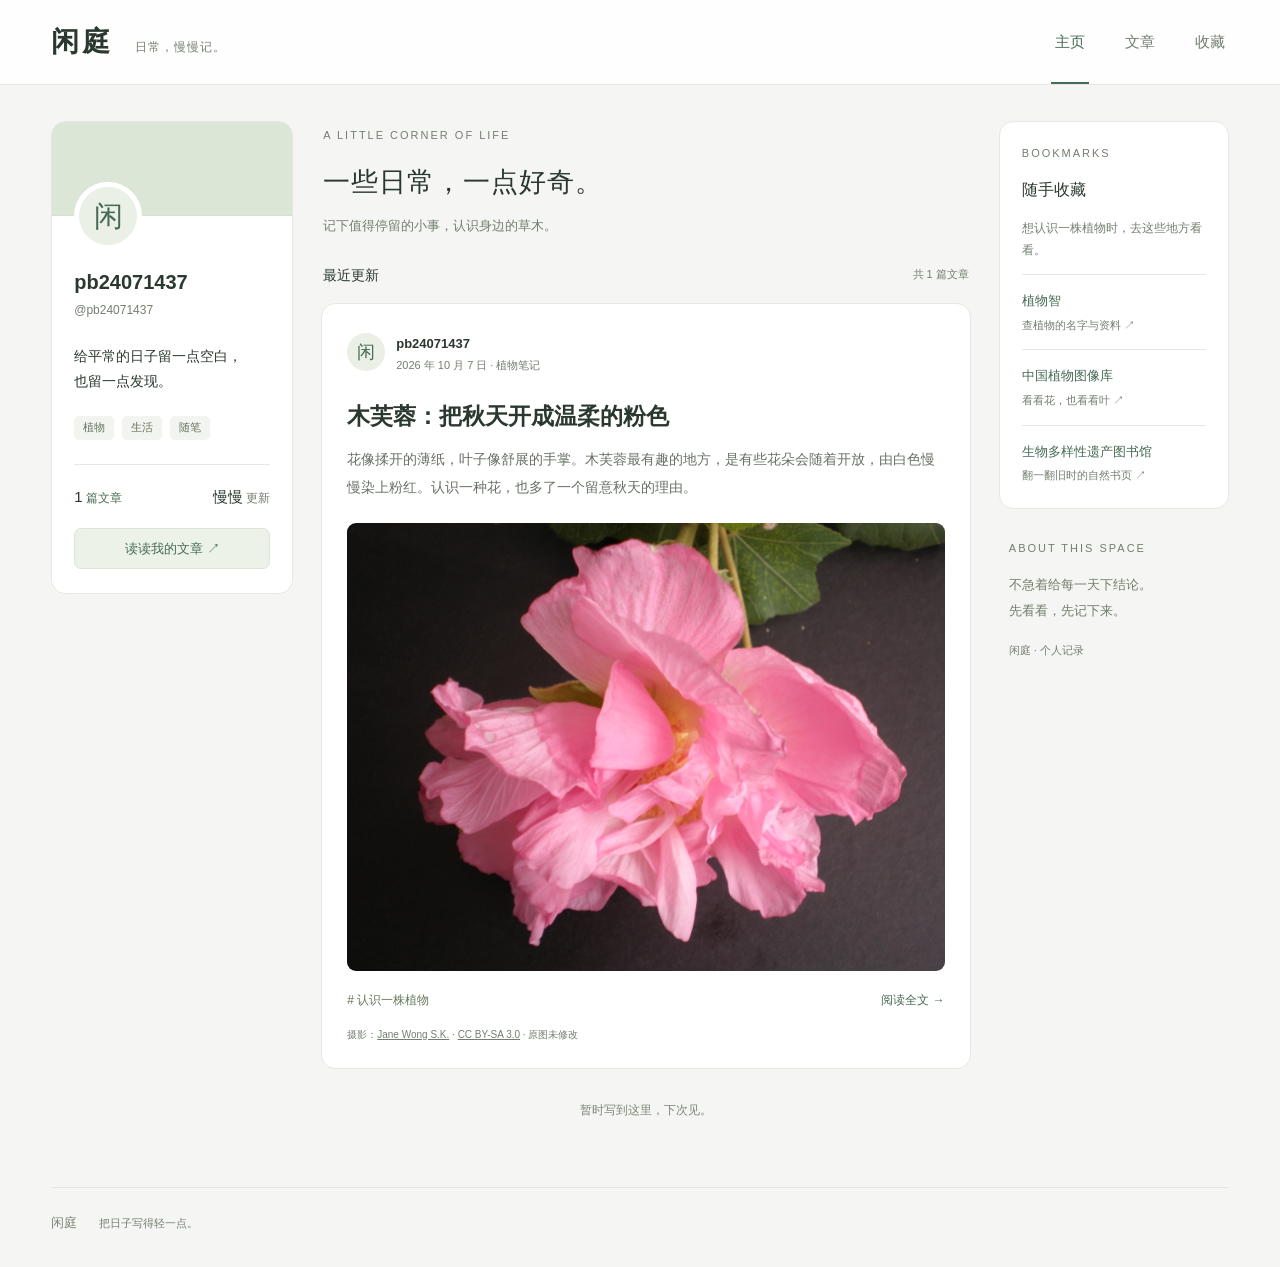
<file: index.html>
<!DOCTYPE html>
<html lang="zh-CN"><head><meta charset="UTF-8"><meta name="viewport" content="width=device-width, initial-scale=1"><title>个人主页 · 闲庭</title><link rel="stylesheet" href="style.css"></head><body>
<header class="site-header"><div class="wrap topbar"><a class="brand" href="index.html">闲庭<span>日常，慢慢记。</span></a><nav aria-label="主导航"><a href="index.html" class="active" aria-current="page">主页</a><a href="blog.html" >文章</a><a href="index.html#collection">收藏</a></nav></div></header>
<main class="wrap home-layout">
<aside class="profile card" id="about"><div class="profile-banner"></div><div class="profile-body"><div class="avatar" aria-hidden="true">闲</div><h1>pb24071437</h1><p class="handle">@pb24071437</p><p class="bio">给平常的日子留一点空白，<br>也留一点发现。</p><div class="tags"><span>植物</span><span>生活</span><span>随笔</span></div><div class="profile-stats"><a href="blog.html"><strong>1</strong> 篇文章</a><span><strong>慢慢</strong> 更新</span></div><a class="button" href="blog.html">读读我的文章 ↗</a></div></aside>
<div class="feed"><section class="intro"><p class="eyebrow">A LITTLE CORNER OF LIFE</p><h2>一些日常，一点好奇。</h2><p>记下值得停留的小事，认识身边的草木。</p></section><div class="feed-heading"><h2>最近更新</h2><span>共 1 篇文章</span></div>
<article class="card post-card"><div class="post-meta"><span class="avatar avatar-small" aria-hidden="true">闲</span><div><span class="author">pb24071437</span><p><time datetime="2026-10-07">2026 年 10 月 7 日</time> · 植物笔记</p></div></div>
<a class="post-title" href="blog.html"><h2>木芙蓉：把秋天开成温柔的粉色</h2></a><p class="post-excerpt">花像揉开的薄纸，叶子像舒展的手掌。木芙蓉最有趣的地方，是有些花朵会随着开放，由白色慢慢染上粉红。认识一种花，也多了一个留意秋天的理由。</p><a class="photo-link" href="blog.html" aria-label="阅读木芙蓉文章"><img class="post-photo" src="hibiscus.jpg" alt="绿叶间盛开的木芙蓉" width="2816" height="2112"></a><div class="post-bottom"><span class="topic"># 认识一株植物</span><a href="blog.html">阅读全文 →</a></div><p class="photo-credit">摄影：<a href="https://commons.wikimedia.org/wiki/File:Hibiscus_mutabilis_(Flower).JPG">Jane Wong S.K.</a> · <a href="https://creativecommons.org/licenses/by-sa/3.0/">CC BY-SA 3.0</a> · 原图未修改</p></article><p class="feed-end">暂时写到这里，下次见。</p></div>
<aside class="sidebar"><section class="card side-card" id="collection"><p class="eyebrow">BOOKMARKS</p><h2>随手收藏</h2><p class="muted">想认识一株植物时，去这些地方看看。</p><a class="bookmark" href="https://www.iplant.cn/">植物智<span>查植物的名字与资料 ↗</span></a><a class="bookmark" href="https://ppbc.iplant.cn/">中国植物图像库<span>看看花，也看看叶 ↗</span></a><a class="bookmark" href="https://www.biodiversitylibrary.org/">生物多样性遗产图书馆<span>翻一翻旧时的自然书页 ↗</span></a></section><section class="side-note"><p class="eyebrow">ABOUT THIS SPACE</p><p>不急着给每一天下结论。<br>先看看，先记下来。</p><span>闲庭 · 个人记录</span></section></aside></main><footer class="wrap site-footer">闲庭 <span>把日子写得轻一点。</span></footer></body></html>
</file>
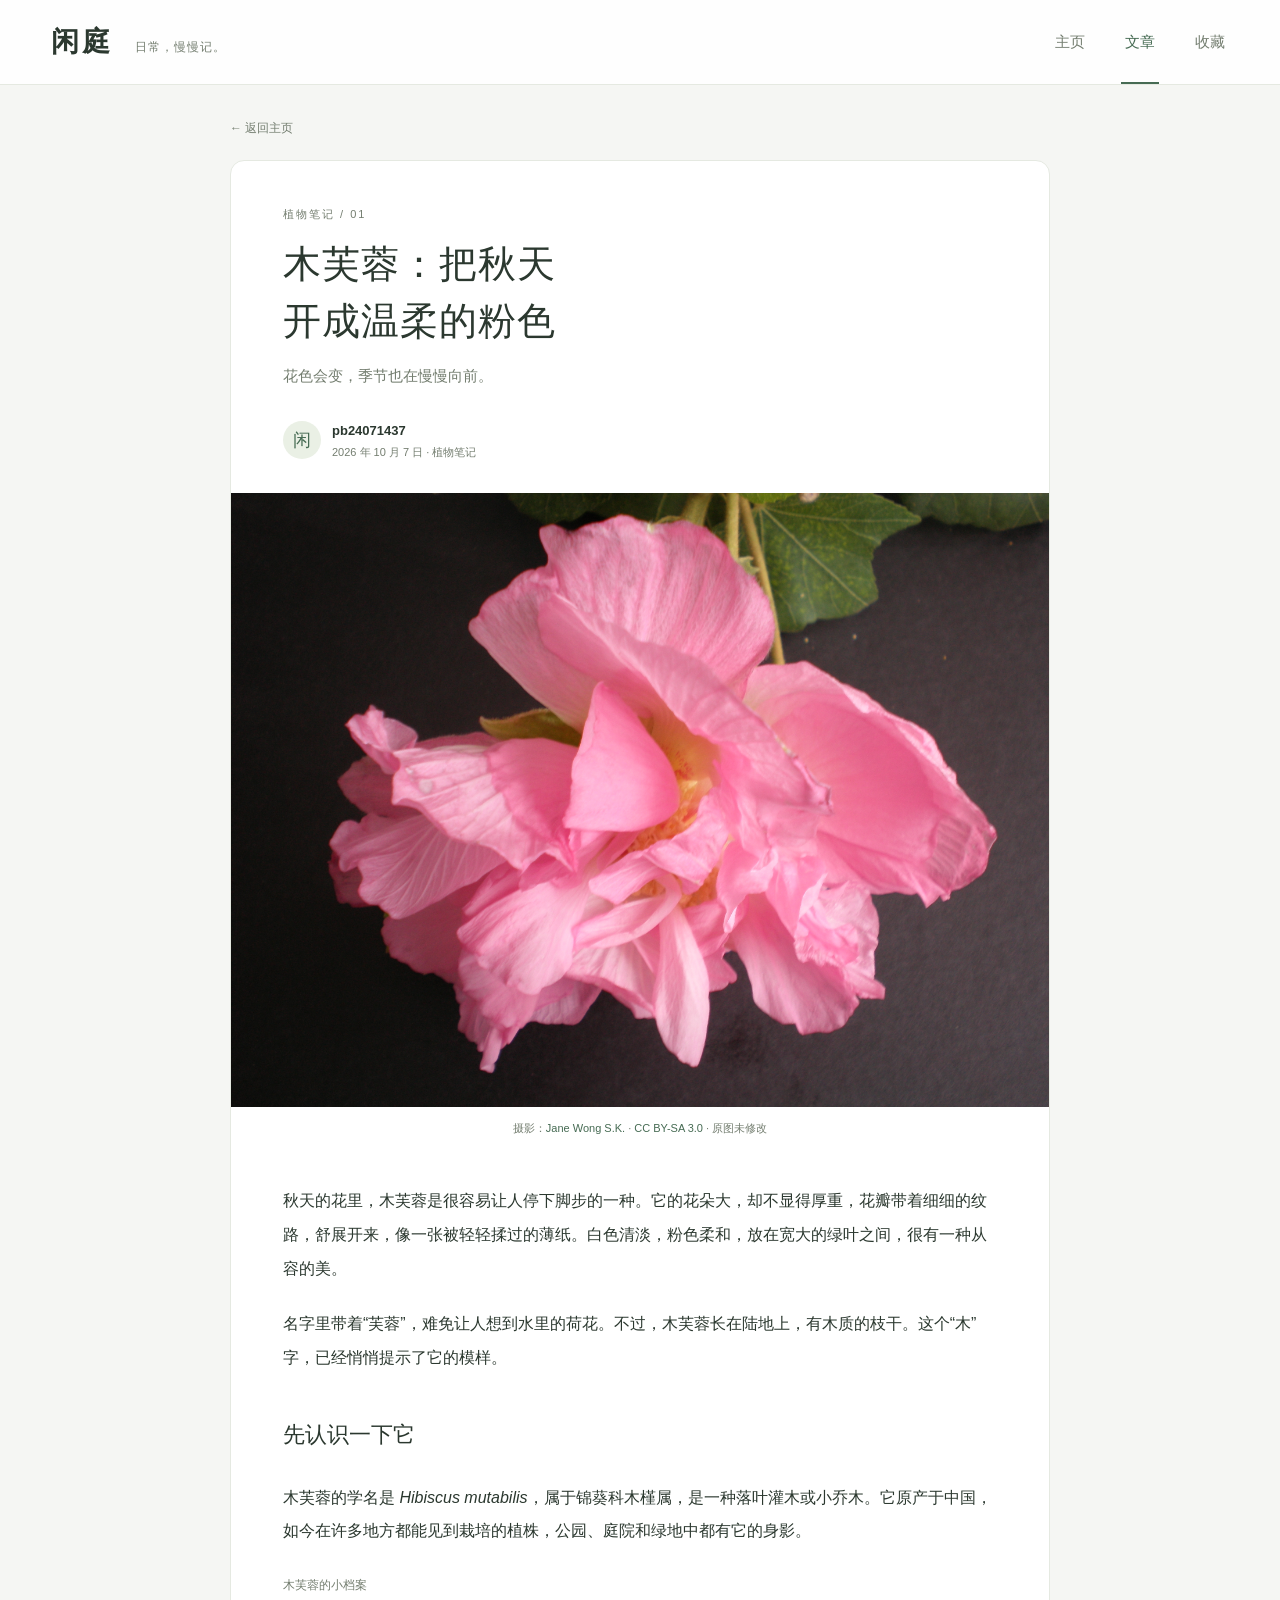
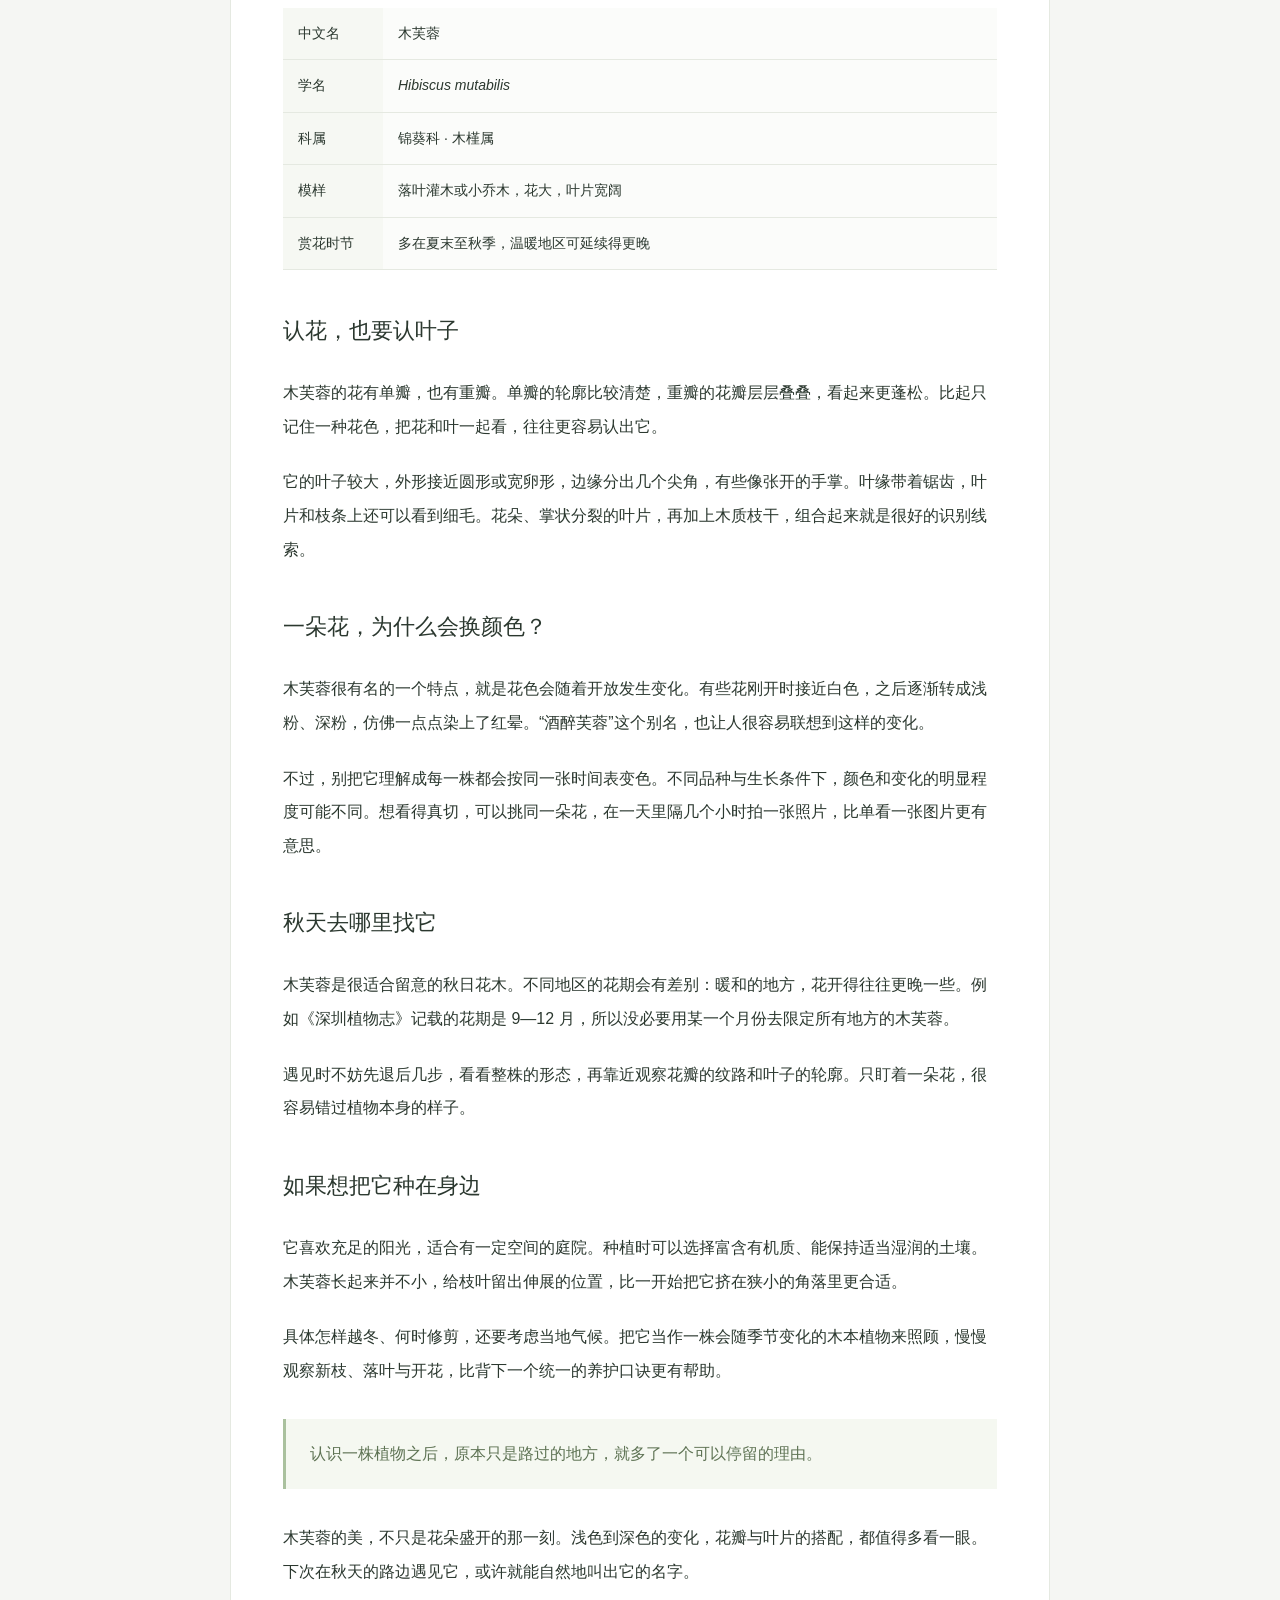
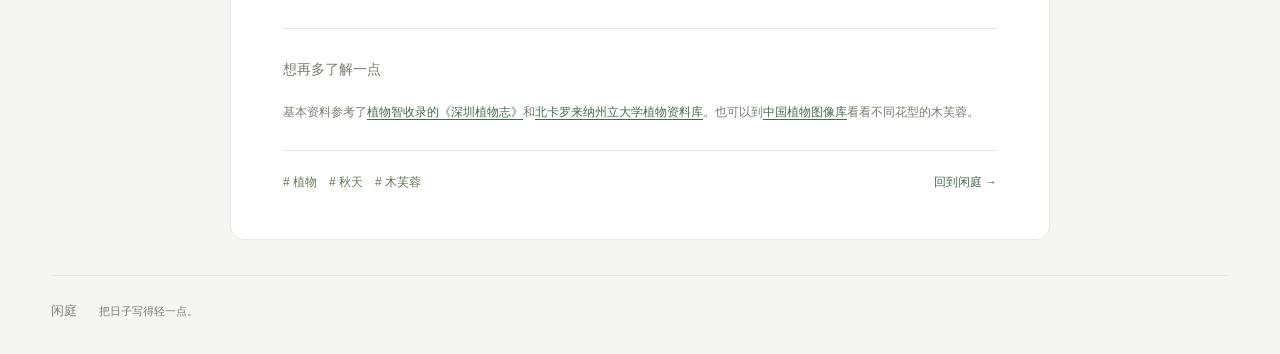
<file: blog.html>
<!DOCTYPE html>
<html lang="zh-CN"><head><meta charset="UTF-8"><meta name="viewport" content="width=device-width, initial-scale=1"><title>木芙蓉：把秋天开成温柔的粉色 · 闲庭</title><link rel="stylesheet" href="style.css"></head><body>
<header class="site-header"><div class="wrap topbar"><a class="brand" href="index.html">闲庭<span>日常，慢慢记。</span></a><nav aria-label="主导航"><a href="index.html" >主页</a><a href="blog.html" class="active" aria-current="page">文章</a><a href="index.html#collection">收藏</a></nav></div></header>
<main class="article-wrap"><a class="back-link" href="index.html">← 返回主页</a><article class="card article-card"><header class="article-header"><p class="eyebrow">植物笔记 / 01</p><h1>木芙蓉：把秋天<br class="desktop-break">开成温柔的粉色</h1><p class="article-lead">花色会变，季节也在慢慢向前。</p><div class="post-meta"><span class="avatar avatar-small" aria-hidden="true">闲</span><div><span class="author">pb24071437</span><p><time datetime="2026-10-07">2026 年 10 月 7 日</time> · 植物笔记</p></div></div></header><figure class="article-figure"><img src="hibiscus.jpg" alt="木芙蓉的花与绿色枝叶" width="2816" height="2112"><figcaption>摄影：<a href="https://commons.wikimedia.org/wiki/File:Hibiscus_mutabilis_(Flower).JPG">Jane Wong S.K.</a> · <a href="https://creativecommons.org/licenses/by-sa/3.0/">CC BY-SA 3.0</a> · 原图未修改</figcaption></figure>
<div class="article-body">
<p>秋天的花里，木芙蓉是很容易让人停下脚步的一种。它的花朵大，却不显得厚重，花瓣带着细细的纹路，舒展开来，像一张被轻轻揉过的薄纸。白色清淡，粉色柔和，放在宽大的绿叶之间，很有一种从容的美。</p>
<p>名字里带着“芙蓉”，难免让人想到水里的荷花。不过，木芙蓉长在陆地上，有木质的枝干。这个“木”字，已经悄悄提示了它的模样。</p>
<h2>先认识一下它</h2>
<p>木芙蓉的学名是 <i lang="la">Hibiscus mutabilis</i>，属于锦葵科木槿属，是一种落叶灌木或小乔木。它原产于中国，如今在许多地方都能见到栽培的植株，公园、庭院和绿地中都有它的身影。</p>
<table><caption>木芙蓉的小档案</caption><tbody><tr><th scope="row">中文名</th><td>木芙蓉</td></tr><tr><th scope="row">学名</th><td><i lang="la">Hibiscus mutabilis</i></td></tr><tr><th scope="row">科属</th><td>锦葵科 · 木槿属</td></tr><tr><th scope="row">模样</th><td>落叶灌木或小乔木，花大，叶片宽阔</td></tr><tr><th scope="row">赏花时节</th><td>多在夏末至秋季，温暖地区可延续得更晚</td></tr></tbody></table>
<h2>认花，也要认叶子</h2>
<p>木芙蓉的花有单瓣，也有重瓣。单瓣的轮廓比较清楚，重瓣的花瓣层层叠叠，看起来更蓬松。比起只记住一种花色，把花和叶一起看，往往更容易认出它。</p>
<p>它的叶子较大，外形接近圆形或宽卵形，边缘分出几个尖角，有些像张开的手掌。叶缘带着锯齿，叶片和枝条上还可以看到细毛。花朵、掌状分裂的叶片，再加上木质枝干，组合起来就是很好的识别线索。</p>
<h2>一朵花，为什么会换颜色？</h2>
<p>木芙蓉很有名的一个特点，就是花色会随着开放发生变化。有些花刚开时接近白色，之后逐渐转成浅粉、深粉，仿佛一点点染上了红晕。“酒醉芙蓉”这个别名，也让人很容易联想到这样的变化。</p>
<p>不过，别把它理解成每一株都会按同一张时间表变色。不同品种与生长条件下，颜色和变化的明显程度可能不同。想看得真切，可以挑同一朵花，在一天里隔几个小时拍一张照片，比单看一张图片更有意思。</p>
<h2>秋天去哪里找它</h2>
<p>木芙蓉是很适合留意的秋日花木。不同地区的花期会有差别：暖和的地方，花开得往往更晚一些。例如《深圳植物志》记载的花期是 9—12 月，所以没必要用某一个月份去限定所有地方的木芙蓉。</p>
<p>遇见时不妨先退后几步，看看整株的形态，再靠近观察花瓣的纹路和叶子的轮廓。只盯着一朵花，很容易错过植物本身的样子。</p>
<h2>如果想把它种在身边</h2>
<p>它喜欢充足的阳光，适合有一定空间的庭院。种植时可以选择富含有机质、能保持适当湿润的土壤。木芙蓉长起来并不小，给枝叶留出伸展的位置，比一开始把它挤在狭小的角落里更合适。</p>
<p>具体怎样越冬、何时修剪，还要考虑当地气候。把它当作一株会随季节变化的木本植物来照顾，慢慢观察新枝、落叶与开花，比背下一个统一的养护口诀更有帮助。</p>
<blockquote>认识一株植物之后，原本只是路过的地方，就多了一个可以停留的理由。</blockquote>
<p>木芙蓉的美，不只是花朵盛开的那一刻。浅色到深色的变化，花瓣与叶片的搭配，都值得多看一眼。下次在秋天的路边遇见它，或许就能自然地叫出它的名字。</p>
<div class="reading-notes"><h2>想再多了解一点</h2><p>基本资料参考了<a href="https://www.iplant.cn/fsz/info/Hibiscus%20mutabilis">植物智收录的《深圳植物志》</a>和<a href="https://plants.ces.ncsu.edu/plants/hibiscus-mutabilis/">北卡罗来纳州立大学植物资料库</a>。也可以到<a href="https://ppbc.iplant.cn/sp/22516">中国植物图像库</a>看看不同花型的木芙蓉。</p></div><div class="article-bottom"><span class="topic"># 植物　# 秋天　# 木芙蓉</span><a href="index.html">回到闲庭 →</a></div>
</div></article></main><footer class="wrap site-footer">闲庭 <span>把日子写得轻一点。</span></footer></body></html>
</file>
<file: style.css>
/* 基础颜色与字体 */
:root { --bg:#f5f6f3; --ink:#2b382f; --muted:#747e70; --green:#466b53; --line:#e5e9e1; }
* { box-sizing:border-box; }
html { scroll-behavior:smooth; }
body { margin:0; background:var(--bg); color:var(--ink); font-family:"Microsoft YaHei","PingFang SC",sans-serif; font-size:15px; line-height:1.8; }
a { color:var(--green); text-decoration:none; }
a:hover { color:#254731; }
a:focus-visible { outline:2px solid #9b6a7b; outline-offset:5px; }
img { max-width:100%; height:auto; display:block; }
.wrap { width:min(1240px,92%); margin:0 auto; }
.site-header { background:#ffffffed; border-bottom:1px solid var(--line); }
.topbar { min-height:84px; display:flex; justify-content:space-between; align-items:center; gap:24px; }
.brand { color:var(--ink); font-family:"Songti SC",SimSun,serif; font-size:28px; font-weight:bold; letter-spacing:3px; }
.brand span { font-family:"Microsoft YaHei",sans-serif; font-weight:normal; letter-spacing:1px; font-size:12px; color:var(--muted); margin-left:22px; }
nav { display:flex; gap:32px; align-self:stretch; }
nav a { display:flex; align-items:center; color:var(--muted); padding:0 4px; border-bottom:2px solid transparent; }
nav a.active { color:var(--green); border-color:var(--green); }
.card { background:white; border:1px solid var(--line); border-radius:14px; overflow:hidden; }
.eyebrow { font-size:11px; letter-spacing:2px; color:var(--muted); margin:0 0 12px; }
.muted { color:var(--muted); }
/* 个人资料、动态与收藏 */
.home-layout { display:grid; grid-template-columns:242px minmax(0,1fr) 230px; gap:28px; align-items:start; padding-top:36px; }
.profile-banner { height:94px; background:#dce6d7; border-bottom:1px solid #d5e0d0; }
.profile-body { padding:0 22px 24px; }
.avatar { width:68px; height:68px; border:5px solid white; margin-top:-34px; position:relative; border-radius:50%; display:grid; place-items:center; background:#eaf0e5; color:var(--green); font-family:SimSun,serif; font-size:29px; }
.profile h1 { font-size:20px; margin:14px 0 0; overflow-wrap:anywhere; }
.handle { font-size:12px; color:var(--muted); margin:0; }
.bio { margin:22px 0; font-size:14px; }
.tags { display:flex; gap:8px; }
.tags span { font-size:11px; background:#f2f4ef; border-radius:5px; padding:2px 9px; color:#68745f; }
.profile-stats { display:flex; justify-content:space-between; border-top:1px solid var(--line); padding-top:18px; margin:24px 0 18px; font-size:12px; color:var(--muted); }
.profile-stats strong { font-size:15px; font-weight:500; color:var(--ink); }
.button { display:block; text-align:center; background:#edf2e9; border:1px solid #dbe5d4; border-radius:7px; padding:8px 10px; font-size:13px; }
.button:hover { background:#e2ebdc; }
.intro { padding:5px 2px 25px; }
.intro h2 { font-size:27px; font-weight:500; letter-spacing:1px; margin:0 0 8px; }
.intro > p:last-child { font-size:13px; color:var(--muted); margin:0; }
.feed-heading { display:flex; justify-content:space-between; align-items:center; padding:0 2px 15px; }
.feed-heading h2 { font-size:14px; margin:0; font-weight:500; }
.feed-heading > span { font-size:11px; color:var(--muted); }
.post-card { padding:25px; }
.post-meta { display:flex; gap:11px; align-items:center; }
.avatar-small { width:38px; height:38px; border:0; margin:0; font-size:18px; flex:0 0 38px; }
.author { font-size:13px; font-weight:bold; }
.post-meta p { margin:0; color:var(--muted); font-size:11px; }
.post-title h2 { font-size:23px; color:var(--ink); line-height:1.55; margin:23px 0 12px; font-weight:600; }
.post-title:hover h2 { color:var(--green); }
.post-excerpt { font-size:14px; color:#687166; line-height:1.95; margin:0 0 22px; }
.photo-link { display:block; overflow:hidden; border-radius:9px; background:#eef1e9; }
.post-photo { width:100%; }
.post-bottom,.article-bottom { display:flex; flex-wrap:wrap; gap:14px; align-items:center; justify-content:space-between; font-size:12px; padding-top:19px; }
.topic { color:#66795c; }
.photo-credit { margin:14px 0 0; font-size:10px; color:var(--muted); line-height:1.7; }
.photo-credit a { color:inherit; text-decoration:underline; }
.feed-end { text-align:center; color:#7c8577; font-size:12px; padding:19px 0; }
.side-card { padding:22px; }
.side-card h2 { margin:0 0 10px; font-size:16px; font-weight:500; }
.side-card .muted { font-size:12px; line-height:1.9; }
.bookmark { display:block; padding:14px 0; font-size:13px; border-top:1px solid var(--line); }
.bookmark:last-child { padding-bottom:0; }
.bookmark span { display:block; color:var(--muted); font-size:11px; margin-top:3px; }
.side-note { padding:28px 10px; color:#737e6d; font-size:13px; line-height:2; }
.side-note > span { font-size:11px; color:var(--muted); }
#collection { scroll-margin-top:24px; }
.site-footer { border-top:1px solid var(--line); padding:23px 0 32px; margin-top:35px; color:#7c8577; font-size:13px; }
.site-footer span { margin-left:18px; font-size:11px; color:var(--muted); }
/* 文章页 */
.article-wrap { width:min(820px,92%); margin:28px auto 0; }
.back-link { font-size:12px; display:inline-block; margin-bottom:20px; color:var(--muted); }
.article-header { padding:44px 52px 30px; }
.article-header h1 { font-family:"Songti SC",SimSun,serif; font-size:38px; font-weight:500; line-height:1.5; margin:12px 0; letter-spacing:1px; }
.article-lead { color:var(--muted); margin:0 0 27px; font-size:15px; }
.article-figure { margin:0; }
.article-figure img { width:100%; }
figcaption { font-size:11px; color:var(--muted); padding:12px 30px; text-align:center; }
.article-body { padding:12px 52px 44px; font-size:16px; line-height:2.1; }
.article-body > p { margin:22px 0; }
.article-body h2 { font-size:22px; margin:38px 0 15px; font-weight:500; }
.article-body table { border-collapse:collapse; width:100%; font-size:14px; margin:25px 0; }
caption { text-align:left; font-size:12px; color:var(--muted); margin-bottom:10px; }
th,td { padding:11px 15px; border-bottom:1px solid var(--line); text-align:left; }
th { width:100px; background:#f6f8f3; font-weight:normal; }
td { background:#fbfcfa; }
blockquote { border-left:3px solid #aac19e; background:#f5f8f1; margin:32px 0; padding:18px 24px; color:#5e7354; }
.reading-notes { border-top:1px solid var(--line); margin-top:40px; padding-top:6px; color:var(--muted); font-size:12px; }
.reading-notes h2 { font-size:14px; margin-top:20px; }
.reading-notes a { text-decoration:underline; text-underline-offset:3px; }
.article-bottom { border-top:1px solid var(--line); margin-top:25px; }
/* 小屏幕自动切换为单列 */
@media(max-width:1100px) { .home-layout { grid-template-columns:220px minmax(0,1fr); gap:24px; } .sidebar { grid-column:1 / -1; display:grid; grid-template-columns:1fr 1fr; gap:24px; } }
@media(max-width:650px) {
 .topbar { min-height:70px; gap:10px; } .brand { font-size:25px; } .brand span { display:none; } nav { gap:20px; font-size:13px; }
 .home-layout { grid-template-columns:minmax(0,1fr); padding-top:22px; gap:28px; } .profile-banner { height:70px; } .profile-body { padding:0 22px 22px; } .bio { margin:12px 0; } .profile-stats { margin:18px 0 14px; }
 .intro { padding-bottom:24px; } .intro h2 { font-size:25px; } .post-card { padding:21px; } .post-title h2 { font-size:22px; }
 .sidebar { grid-column:auto; grid-template-columns:minmax(0,1fr); gap:0; } .side-note { padding-bottom:0; }
 .article-header { padding:28px 24px 24px; } .article-header h1 { font-size:29px; } .desktop-break { display:none; }
 .article-body { padding:10px 24px 28px; font-size:15px; } .article-body h2 { font-size:21px; } figcaption { padding:12px 20px; font-size:10px; } th,td { padding:10px; } th { width:83px; } blockquote { padding:16px 18px; }
}
@media(prefers-reduced-motion:reduce) { html { scroll-behavior:auto; } }
</file>
